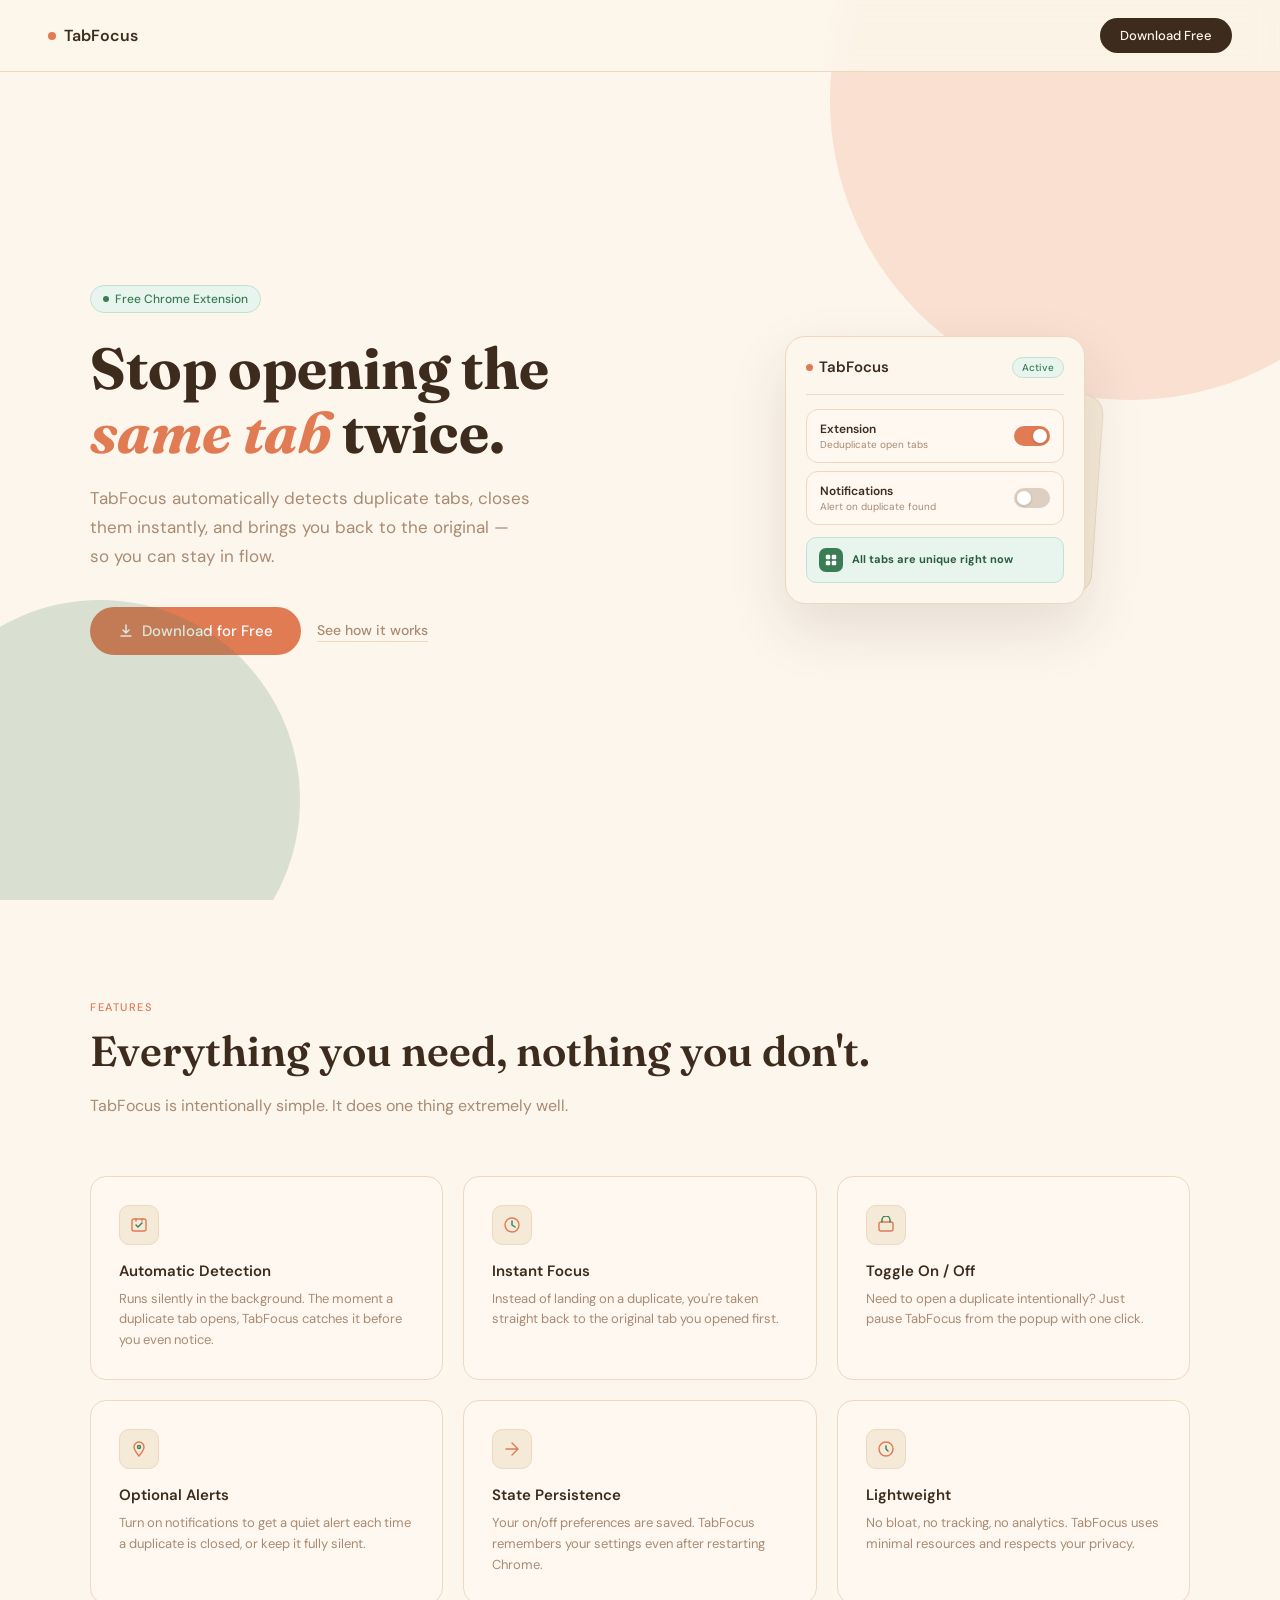
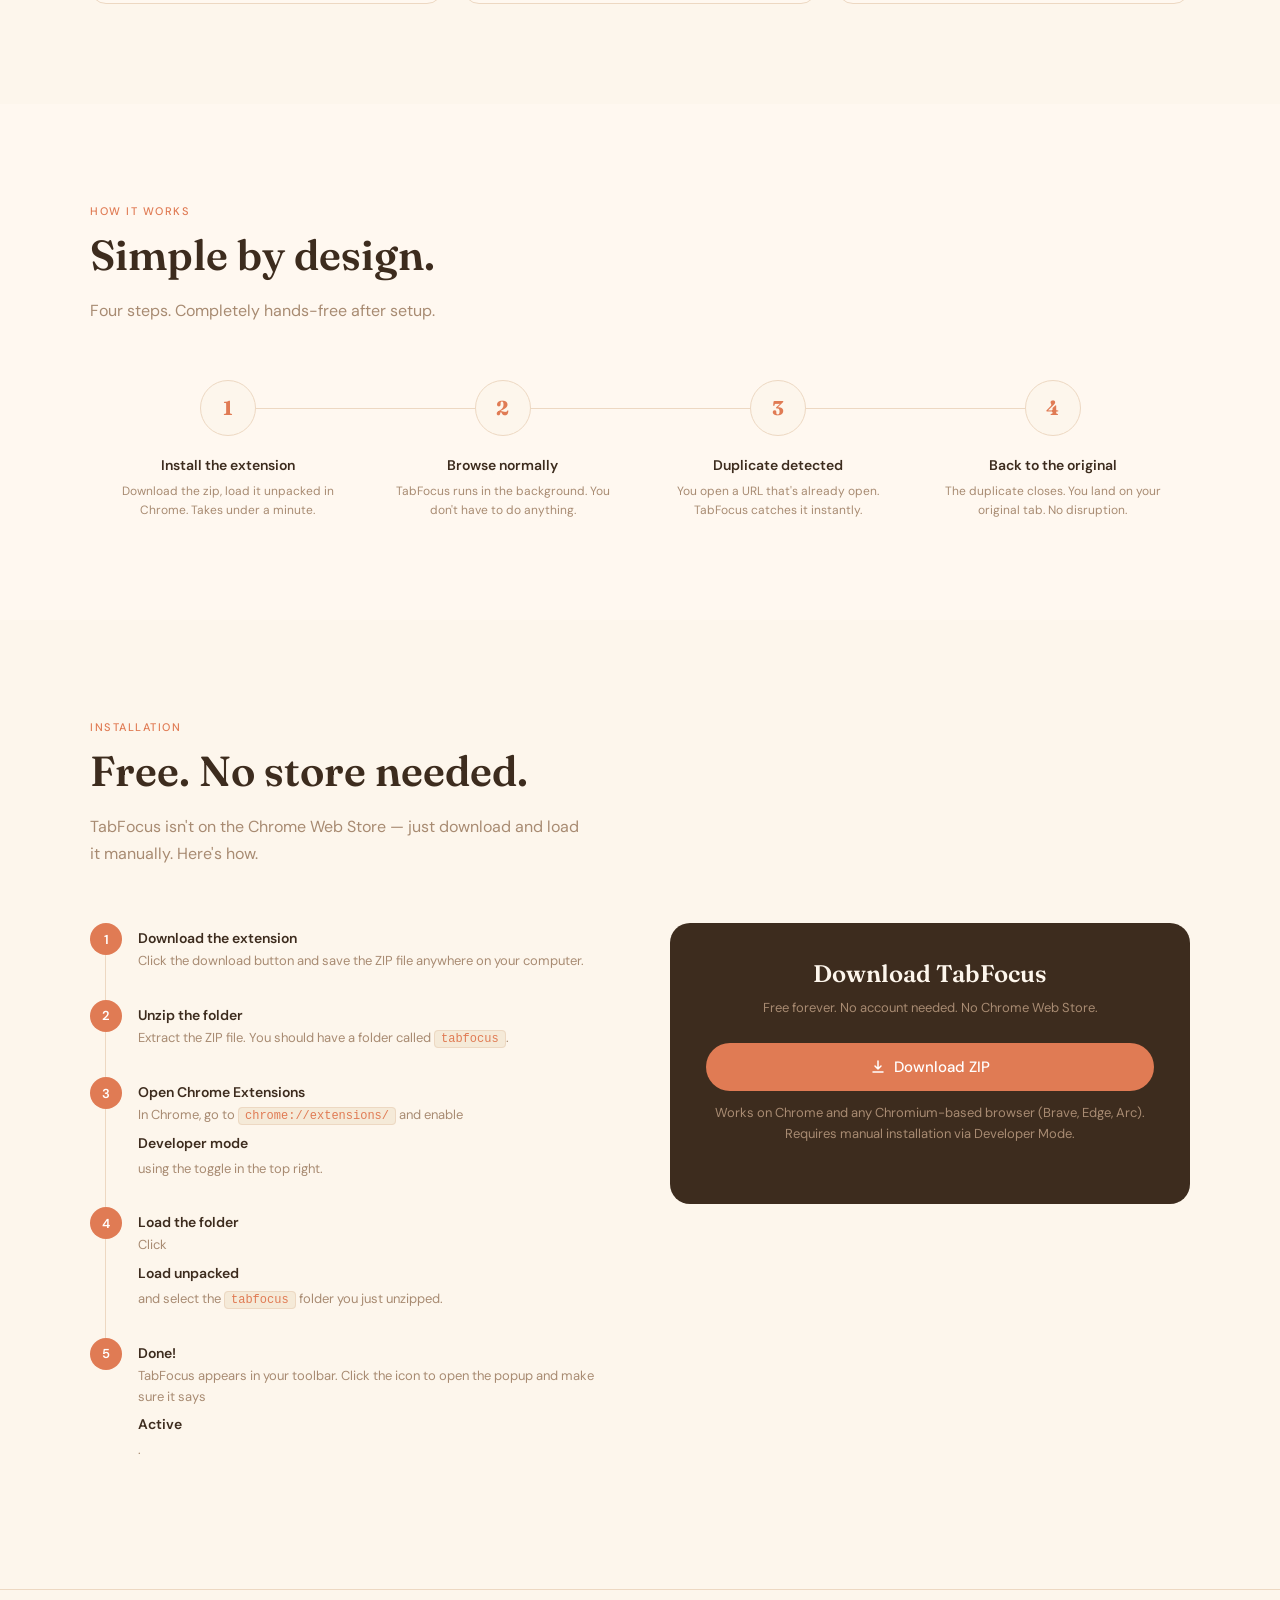
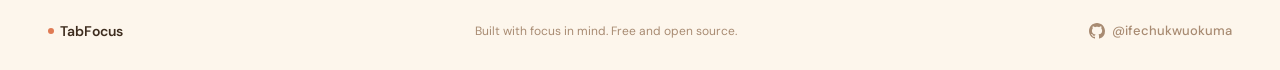
<file: index.html>
<!DOCTYPE html>
<html lang="en">
<head>
  <meta charset="UTF-8">
  <meta name="viewport" content="width=device-width, initial-scale=1.0">
  <title>TabFocus — Stop Opening the Same Tab Twice</title>
  <link href="https://fonts.googleapis.com/css2?family=Fraunces:ital,wght@0,400;0,600;0,700;1,400&family=DM+Sans:wght@400;500&display=swap" rel="stylesheet">
<link rel="stylesheet" href="tabfocus-site/asset/style.css">
<link rel="stylesheet" href="tabfocus-site/asset/tabfocus-demo.jpg">
</head>
<body>

  <!-- NAV -->
  <nav>
    <div class="nav-logo">
      <div class="nav-dot"></div>
      TabFocus
    </div>
    <a href="#install" class="nav-cta">Download Free</a>
  </nav>

  <!-- HERO -->
  <section class="hero">
    <div class="hero-bg-circle c1"></div>
    <div class="hero-bg-circle c2"></div>
    <div class="hero-inner">
      <div class="hero-text">
        <div class="hero-tag">
          <div class="hero-tag-dot"></div>
          Free Chrome Extension
        </div>
        <h1>Stop opening the <em>same tab</em> twice.</h1>
        <p class="hero-sub">TabFocus automatically detects duplicate tabs, closes them instantly, and brings you back to the original — so you can stay in flow.</p>
        <div class="hero-actions">
          <a href="#install" class="btn-primary">
            <svg width="16" height="16" viewBox="0 0 16 16" fill="none" xmlns="http://www.w3.org/2000/svg">
              <path d="M8 2v8M5 7l3 3 3-3M3 13h10" stroke="white" stroke-width="1.5" stroke-linecap="round" stroke-linejoin="round"/>
            </svg>
            Download for Free
          </a>
          <a href="#how-it-works" class="btn-secondary">See how it works</a>
        </div>
      </div>

      <div class="popup-preview">
        <div class="popup-shadow-card"></div>
        <div class="popup-card">
          <div class="popup-header">
            <div class="popup-logo">
              <div class="popup-logo-dot"></div>
              TabFocus
            </div>
            <div class="popup-badge">Active</div>
          </div>
          <div class="popup-divider"></div>
          <div class="popup-row">
            <div>
              <div class="popup-row-label">Extension</div>
              <div class="popup-row-sub">Deduplicate open tabs</div>
            </div>
            <div class="mini-toggle"></div>
          </div>
          <div class="popup-row">
            <div>
              <div class="popup-row-label">Notifications</div>
              <div class="popup-row-sub">Alert on duplicate found</div>
            </div>
            <div class="mini-toggle off"></div>
          </div>
          <div class="popup-footer">
            <div class="popup-footer-icon">
              <svg width="12" height="12" viewBox="0 0 16 16" fill="white" xmlns="http://www.w3.org/2000/svg">
                <rect x="1" y="1" width="6" height="6" rx="1.5"/>
                <rect x="9" y="1" width="6" height="6" rx="1.5"/>
                <rect x="1" y="9" width="6" height="6" rx="1.5"/>
                <rect x="9" y="9" width="6" height="6" rx="1.5"/>
              </svg>
            </div>
            <div class="popup-footer-text">
              <strong>All tabs are unique right now</strong>
            </div>
          </div>
        </div>
      </div>
    </div>
  </section>

  <!-- FEATURES -->
  <section id="features">
    <div class="section-inner">
      <div class="section-tag">Features</div>
      <h2>Everything you need, nothing you don't.</h2>
      <p class="section-sub">TabFocus is intentionally simple. It does one thing extremely well.</p>
      <div class="features-grid">
        <div class="feature-card fade-up">
          <div class="feature-icon">
            <svg viewBox="0 0 18 18" fill="none" xmlns="http://www.w3.org/2000/svg">
              <path d="M2 5a2 2 0 012-2h10a2 2 0 012 2v8a2 2 0 01-2 2H4a2 2 0 01-2-2V5z" stroke="#E07B54" stroke-width="1.4"/>
              <path d="M6 3v2M12 3v2" stroke="#E07B54" stroke-width="1.4" stroke-linecap="round"/>
              <path d="M6 9l2 2 4-4" stroke="#3A7D55" stroke-width="1.4" stroke-linecap="round" stroke-linejoin="round"/>
            </svg>
          </div>
          <div class="feature-title">Automatic Detection</div>
          <div class="feature-desc">Runs silently in the background. The moment a duplicate tab opens, TabFocus catches it before you even notice.</div>
        </div>
        <div class="feature-card fade-up" style="transition-delay: 0.1s">
          <div class="feature-icon">
            <svg viewBox="0 0 18 18" fill="none" xmlns="http://www.w3.org/2000/svg">
              <circle cx="9" cy="9" r="7" stroke="#E07B54" stroke-width="1.4"/>
              <path d="M9 5v4l3 2" stroke="#3A7D55" stroke-width="1.4" stroke-linecap="round"/>
            </svg>
          </div>
          <div class="feature-title">Instant Focus</div>
          <div class="feature-desc">Instead of landing on a duplicate, you're taken straight back to the original tab you opened first.</div>
        </div>
        <div class="feature-card fade-up" style="transition-delay: 0.2s">
          <div class="feature-icon">
            <svg viewBox="0 0 18 18" fill="none" xmlns="http://www.w3.org/2000/svg">
              <rect x="2" y="6" width="14" height="9" rx="2" stroke="#E07B54" stroke-width="1.4"/>
              <path d="M5 6V4a4 4 0 018 0v2" stroke="#3A7D55" stroke-width="1.4" stroke-linecap="round"/>
            </svg>
          </div>
          <div class="feature-title">Toggle On / Off</div>
          <div class="feature-desc">Need to open a duplicate intentionally? Just pause TabFocus from the popup with one click.</div>
        </div>
        <div class="feature-card fade-up" style="transition-delay: 0.3s">
          <div class="feature-icon">
            <svg viewBox="0 0 18 18" fill="none" xmlns="http://www.w3.org/2000/svg">
              <path d="M9 2a5 5 0 015 5c0 3-5 9-5 9S4 10 4 7a5 5 0 015-5z" stroke="#E07B54" stroke-width="1.4"/>
              <circle cx="9" cy="7" r="1.5" stroke="#3A7D55" stroke-width="1.4"/>
            </svg>
          </div>
          <div class="feature-title">Optional Alerts</div>
          <div class="feature-desc">Turn on notifications to get a quiet alert each time a duplicate is closed, or keep it fully silent.</div>
        </div>
        <div class="feature-card fade-up" style="transition-delay: 0.4s">
          <div class="feature-icon">
            <svg viewBox="0 0 18 18" fill="none" xmlns="http://www.w3.org/2000/svg">
              <path d="M3 9h12M9 3l6 6-6 6" stroke="#E07B54" stroke-width="1.4" stroke-linecap="round" stroke-linejoin="round"/>
            </svg>
          </div>
          <div class="feature-title">State Persistence</div>
          <div class="feature-desc">Your on/off preferences are saved. TabFocus remembers your settings even after restarting Chrome.</div>
        </div>
        <div class="feature-card fade-up" style="transition-delay: 0.5s">
          <div class="feature-icon">
            <svg viewBox="0 0 18 18" fill="none" xmlns="http://www.w3.org/2000/svg">
              <path d="M2 9a7 7 0 1014 0A7 7 0 002 9z" stroke="#E07B54" stroke-width="1.4"/>
              <path d="M9 6v3l2 2" stroke="#3A7D55" stroke-width="1.4" stroke-linecap="round"/>
            </svg>
          </div>
          <div class="feature-title">Lightweight</div>
          <div class="feature-desc">No bloat, no tracking, no analytics. TabFocus uses minimal resources and respects your privacy.</div>
        </div>
      </div>
    </div>
  </section>

  <!-- HOW IT WORKS -->
  <section class="how-section" id="how-it-works">
    <div class="section-inner">
      <div class="section-tag">How it works</div>
      <h2>Simple by design.</h2>
      <p class="section-sub">Four steps. Completely hands-free after setup.</p>
      <div class="steps">
        <div class="step fade-up">
          <div class="step-num">1</div>
          <div class="step-title">Install the extension</div>
          <div class="step-desc">Download the zip, load it unpacked in Chrome. Takes under a minute.</div>
        </div>
        <div class="step fade-up" style="transition-delay:0.1s">
          <div class="step-num">2</div>
          <div class="step-title">Browse normally</div>
          <div class="step-desc">TabFocus runs in the background. You don't have to do anything.</div>
        </div>
        <div class="step fade-up" style="transition-delay:0.2s">
          <div class="step-num">3</div>
          <div class="step-title">Duplicate detected</div>
          <div class="step-desc">You open a URL that's already open. TabFocus catches it instantly.</div>
        </div>
        <div class="step fade-up" style="transition-delay:0.3s">
          <div class="step-num">4</div>
          <div class="step-title">Back to the original</div>
          <div class="step-desc">The duplicate closes. You land on your original tab. No disruption.</div>
        </div>
      </div>
    </div>
  </section>

  <!-- INSTALL -->
  <section id="install">
    <div class="section-inner">
      <div class="section-tag">Installation</div>
      <h2>Free. No store needed.</h2>
      <p class="section-sub">TabFocus isn't on the Chrome Web Store — just download and load it manually. Here's how.</p>
      <div class="install-grid">
        <div class="install-steps">
          <div class="install-step">
            <div class="install-num">1</div>
            <div class="install-text">
              <strong>Download the extension</strong>
              <p>Click the download button and save the ZIP file anywhere on your computer.</p>
            </div>
          </div>
          <div class="install-step">
            <div class="install-num">2</div>
            <div class="install-text">
              <strong>Unzip the folder</strong>
              <p>Extract the ZIP file. You should have a folder called <code>tabfocus</code>.</p>
            </div>
          </div>
          <div class="install-step">
            <div class="install-num">3</div>
            <div class="install-text">
              <strong>Open Chrome Extensions</strong>
              <p>In Chrome, go to <code>chrome://extensions/</code> and enable <strong>Developer mode</strong> using the toggle in the top right.</p>
            </div>
          </div>
          <div class="install-step">
            <div class="install-num">4</div>
            <div class="install-text">
              <strong>Load the folder</strong>
              <p>Click <strong>Load unpacked</strong> and select the <code>tabfocus</code> folder you just unzipped.</p>
            </div>
          </div>
          <div class="install-step">
            <div class="install-num">5</div>
            <div class="install-text">
              <strong>Done!</strong>
              <p>TabFocus appears in your toolbar. Click the icon to open the popup and make sure it says <strong>Active</strong>.</p>
            </div>
          </div>
        </div>

        <div>
          <div class="install-cta-box">
            <h3>Download TabFocus</h3>
            <p>Free forever. No account needed. No Chrome Web Store.</p>
            <a href="https://github.com/ifechukwuokuma/tabfocus/releases/download/v1.0.0/tabfocus.zip" class="btn-download">
              <svg width="16" height="16" viewBox="0 0 16 16" fill="none">
                <path d="M8 2v8M5 7l3 3 3-3M3 13h10" stroke="white" stroke-width="1.5" stroke-linecap="round" stroke-linejoin="round"/>
              </svg>
              Download ZIP
            </a>
            <p class="install-note">Works on Chrome and any Chromium-based browser (Brave, Edge, Arc). Requires manual installation via Developer Mode.</p>
          </div>
        </div>
      </div>
    </div>
  </section>

    <!-- FOOTER -->
  <footer>
    <div class="footer-logo">
      <div class="footer-dot"></div>
      TabFocus
    </div>
    <div class="footer-text">Built with focus in mind. Free and open source.</div>
    <a href="https://github.com/ifechukwuokuma" target="_blank" style="display:flex; align-items:center; gap:7px; text-decoration:none; color:var(--brown-light); font-size:13px; font-weight:500; transition:color 0.2s;" onmouseover="this.style.color='var(--brown)'" onmouseout="this.style.color='var(--brown-light)'">
      <svg width="16" height="16" viewBox="0 0 24 24" fill="currentColor" xmlns="http://www.w3.org/2000/svg">
        <path d="M12 0C5.37 0 0 5.37 0 12c0 5.31 3.435 9.795 8.205 11.385.6.105.825-.255.825-.57 0-.285-.015-1.23-.015-2.235-3.015.555-3.795-.735-4.035-1.41-.135-.345-.72-1.41-1.23-1.695-.42-.225-1.02-.78-.015-.795.945-.015 1.62.87 1.845 1.23 1.08 1.815 2.805 1.305 3.495.99.105-.78.42-1.305.765-1.605-2.67-.3-5.46-1.335-5.46-5.925 0-1.305.465-2.385 1.23-3.225-.12-.3-.54-1.53.12-3.18 0 0 1.005-.315 3.3 1.23.96-.27 1.98-.405 3-.405s2.04.135 3 .405c2.295-1.56 3.3-1.23 3.3-1.23.66 1.65.24 2.88.12 3.18.765.84 1.23 1.905 1.23 3.225 0 4.605-2.805 5.625-5.475 5.925.435.375.81 1.095.81 2.22 0 1.605-.015 2.895-.015 3.3 0 .315.225.69.825.57A12.02 12.02 0 0024 12c0-6.63-5.37-12-12-12z"/>
      </svg>
      @ifechukwuokuma
    </a>
  </footer>


  <script>
    const observer = new IntersectionObserver((entries) => {
      entries.forEach(e => {
        if (e.isIntersecting) e.target.classList.add('visible');
      });
    }, { threshold: 0.15 });

    document.querySelectorAll('.fade-up').forEach(el => observer.observe(el));
  </script>
</body>
</html>
</file>
<file: tabfocus-site/asset/style.css>
*, *::before, *::after { box-sizing: border-box; margin: 0; padding: 0; }
 
    :root {
      --cream: #FDF6EC;
      --cream-dark: #F5EAD8;
      --terracotta: #E07B54;
      --terracotta-dark: #C4613C;
      --sage: #3A7D55;
      --sage-light: #E8F5EE;
      --brown: #3D2C1E;
      --brown-light: #A88B72;
      --border: #EDD8C2;
    }
 
    html { scroll-behavior: smooth; }
 
    body {
      font-family: 'DM Sans', sans-serif;
      background: var(--cream);
      color: var(--brown);
      overflow-x: hidden;
    }
 
    /* NAV */
    nav {
      position: fixed;
      top: 0; left: 0; right: 0;
      z-index: 100;
      display: flex;
      justify-content: space-between;
      align-items: center;
      padding: 18px 48px;
      background: rgba(253, 246, 236, 0.85);
      backdrop-filter: blur(12px);
      border-bottom: 1px solid var(--border);
    }
 
    .nav-logo {
      font-family: 'DM Sans', sans-serif;
      font-weight: 600;
      font-size: 16px;
      color: var(--brown);
      display: flex;
      align-items: center;
      gap: 8px;
    }
 
    .nav-dot {
      width: 8px; height: 8px;
      border-radius: 50%;
      background: var(--terracotta);
    }
 
    .nav-cta {
      background: var(--brown);
      color: var(--cream);
      font-family: 'DM Sans', sans-serif;
      font-size: 13px;
      font-weight: 500;
      padding: 9px 20px;
      border-radius: 100px;
      text-decoration: none;
      transition: background 0.2s;
    }
 
    .nav-cta:hover { background: var(--terracotta); }
 
    /* HERO */
    .hero {
      min-height: 100vh;
      display: flex;
      align-items: center;
      justify-content: center;
      padding: 120px 48px 80px;
      position: relative;
      overflow: hidden;
    }
 
    .hero-bg-circle {
      position: absolute;
      border-radius: 50%;
      opacity: 0.18;
      pointer-events: none;
    }
 
    .hero-bg-circle.c1 {
      width: 600px; height: 600px;
      background: var(--terracotta);
      top: -200px; right: -150px;
    }
 
    .hero-bg-circle.c2 {
      width: 400px; height: 400px;
      background: var(--sage);
      bottom: -100px; left: -100px;
    }
 
    .hero-inner {
      display: grid;
      grid-template-columns: 1fr 1fr;
      gap: 80px;
      align-items: center;
      max-width: 1100px;
      width: 100%;
    }
 
    .hero-tag {
      display: inline-flex;
      align-items: center;
      gap: 6px;
      background: var(--sage-light);
      color: var(--sage);
      font-size: 12px;
      font-weight: 500;
      padding: 5px 12px;
      border-radius: 100px;
      margin-bottom: 24px;
      border: 1px solid #C5E0D0;
    }
 
    .hero-tag-dot {
      width: 6px; height: 6px;
      border-radius: 50%;
      background: var(--sage);
    }
 
    h1 {
      font-family: 'Fraunces', serif;
      font-size: clamp(38px, 5vw, 58px);
      font-weight: 700;
      line-height: 1.1;
      color: var(--brown);
      margin-bottom: 20px;
    }
 
    h1 em {
      font-style: italic;
      color: var(--terracotta);
    }
 
    .hero-sub {
      font-size: 17px;
      color: var(--brown-light);
      line-height: 1.7;
      margin-bottom: 36px;
      max-width: 440px;
    }
 
    .hero-actions {
      display: flex;
      align-items: center;
      gap: 16px;
      flex-wrap: wrap;
    }
 
    .btn-primary {
      display: inline-flex;
      align-items: center;
      gap: 8px;
      background: var(--terracotta);
      color: white;
      font-family: 'DM Sans', sans-serif;
      font-size: 15px;
      font-weight: 500;
      padding: 14px 28px;
      border-radius: 100px;
      text-decoration: none;
      transition: background 0.2s, transform 0.15s;
    }
 
    .btn-primary:hover {
      background: var(--terracotta-dark);
      transform: translateY(-1px);
    }
 
    .btn-secondary {
      font-size: 14px;
      color: var(--brown-light);
      text-decoration: none;
      font-weight: 500;
      border-bottom: 1px solid var(--border);
      padding-bottom: 2px;
      transition: color 0.2s;
    }
 
    .btn-secondary:hover { color: var(--brown); }
 
    /* POPUP PREVIEW */
    .popup-preview {
      display: flex;
      justify-content: center;
      align-items: center;
      position: relative;
    }
 
    .popup-shadow-card {
      position: absolute;
      width: 300px;
      height: 200px;
      background: var(--cream-dark);
      border-radius: 20px;
      border: 1px solid var(--border);
      transform: rotate(4deg) translate(14px, 14px);
    }
 
    .popup-card {
      position: relative;
      width: 300px;
      background: #FDF6EC;
      border-radius: 20px;
      padding: 20px;
      border: 1px solid var(--border);
      box-shadow: 0 24px 60px rgba(61,44,30,0.12);
      animation: float 4s ease-in-out infinite;
    }
 
    @keyframes float {
      0%, 100% { transform: translateY(0); }
      50% { transform: translateY(-8px); }
    }
 
    .popup-header {
      display: flex;
      justify-content: space-between;
      align-items: center;
      margin-bottom: 16px;
    }
 
    .popup-logo {
      font-size: 15px;
      font-weight: 600;
      color: var(--brown);
      display: flex;
      align-items: center;
      gap: 6px;
    }
 
    .popup-logo-dot {
      width: 7px; height: 7px;
      border-radius: 50%;
      background: var(--terracotta);
    }
 
    .popup-badge {
      font-size: 10px;
      font-weight: 500;
      padding: 3px 9px;
      border-radius: 100px;
      background: var(--sage-light);
      color: var(--sage);
      border: 1px solid #C5E0D0;
    }
 
    .popup-divider {
      height: 1px;
      background: #EAD9C8;
      margin-bottom: 14px;
    }
 
    .popup-row {
      display: flex;
      justify-content: space-between;
      align-items: center;
      background: #FFF8F0;
      border-radius: 12px;
      padding: 11px 13px;
      margin-bottom: 8px;
      border: 1px solid #EDD8C2;
    }
 
    .popup-row-label {
      font-size: 12px;
      font-weight: 600;
      color: var(--brown);
    }
 
    .popup-row-sub {
      font-size: 10px;
      color: var(--brown-light);
      margin-top: 1px;
    }
 
    .mini-toggle {
      width: 36px; height: 20px;
      border-radius: 20px;
      background: var(--terracotta);
      position: relative;
      flex-shrink: 0;
    }
 
    .mini-toggle::after {
      content: '';
      position: absolute;
      width: 14px; height: 14px;
      border-radius: 50%;
      background: white;
      top: 3px; right: 3px;
      box-shadow: 0 1px 3px rgba(0,0,0,0.15);
    }
 
    .mini-toggle.off {
      background: #DDD0C2;
    }
 
    .mini-toggle.off::after {
      right: auto;
      left: 3px;
    }
 
    .popup-footer {
      margin-top: 12px;
      background: var(--sage-light);
      border-radius: 10px;
      padding: 10px 12px;
      display: flex;
      align-items: center;
      gap: 9px;
      border: 1px solid #C5E0D0;
    }
 
    .popup-footer-icon {
      width: 24px; height: 24px;
      border-radius: 7px;
      background: var(--sage);
      display: flex;
      align-items: center;
      justify-content: center;
      flex-shrink: 0;
    }
 
    .popup-footer-text {
      font-size: 10px;
      color: var(--sage);
      font-weight: 500;
      line-height: 1.4;
    }
 
    .popup-footer-text strong {
      display: block;
      font-size: 11px;
      color: #2A5D3F;
    }
 
    /* SECTION SHARED */
    section { padding: 100px 48px; }
 
    .section-inner {
      max-width: 1100px;
      margin: 0 auto;
    }
 
    .section-tag {
      font-size: 11px;
      font-weight: 500;
      text-transform: uppercase;
      letter-spacing: 1.5px;
      color: var(--terracotta);
      margin-bottom: 12px;
    }
 
    h2 {
      font-family: 'Fraunces', serif;
      font-size: clamp(28px, 4vw, 42px);
      font-weight: 600;
      line-height: 1.2;
      color: var(--brown);
      margin-bottom: 16px;
    }
 
    .section-sub {
      font-size: 16px;
      color: var(--brown-light);
      line-height: 1.7;
      max-width: 500px;
      margin-bottom: 56px;
    }
 
    /* FEATURES */
    .features-grid {
      display: grid;
      grid-template-columns: repeat(3, 1fr);
      gap: 20px;
    }
 
    .feature-card {
      background: #FFF8F0;
      border: 1px solid var(--border);
      border-radius: 16px;
      padding: 28px;
      transition: transform 0.2s;
    }
 
    .feature-card:hover { transform: translateY(-4px); }
 
    .feature-icon {
      width: 40px; height: 40px;
      border-radius: 10px;
      background: var(--cream-dark);
      border: 1px solid var(--border);
      display: flex;
      align-items: center;
      justify-content: center;
      margin-bottom: 16px;
    }
 
    .feature-icon svg {
      width: 18px; height: 18px;
    }
 
    .feature-title {
      font-size: 15px;
      font-weight: 600;
      color: var(--brown);
      margin-bottom: 8px;
    }
 
    .feature-desc {
      font-size: 13px;
      color: var(--brown-light);
      line-height: 1.6;
    }
 
    /* HOW IT WORKS */
    .how-section { background: #FFF8F0; }
 
    .steps {
      display: grid;
      grid-template-columns: repeat(4, 1fr);
      gap: 0;
      position: relative;
    }
 
    .steps::before {
      content: '';
      position: absolute;
      top: 28px;
      left: 10%;
      right: 10%;
      height: 1px;
      background: var(--border);
    }
 
    .step {
      text-align: center;
      padding: 0 20px;
      position: relative;
    }
 
    .step-num {
      width: 56px; height: 56px;
      border-radius: 50%;
      background: var(--cream);
      border: 1px solid var(--border);
      display: flex;
      align-items: center;
      justify-content: center;
      font-family: 'Fraunces', serif;
      font-size: 20px;
      font-weight: 700;
      color: var(--terracotta);
      margin: 0 auto 20px;
      position: relative;
      z-index: 1;
    }
 
    .step-title {
      font-size: 14px;
      font-weight: 600;
      color: var(--brown);
      margin-bottom: 8px;
    }
 
    .step-desc {
      font-size: 12px;
      color: var(--brown-light);
      line-height: 1.6;
    }
 
    /* INSTALL */
    .install-grid {
      display: grid;
      grid-template-columns: 1fr 1fr;
      gap: 60px;
      align-items: start;
    }
 
    .install-steps {
      display: flex;
      flex-direction: column;
      gap: 0;
    }
 
    .install-step {
      display: flex;
      gap: 16px;
      padding-bottom: 28px;
      position: relative;
    }
 
    .install-step:not(:last-child)::before {
      content: '';
      position: absolute;
      left: 15px;
      top: 32px;
      bottom: 0;
      width: 1px;
      background: var(--border);
    }
 
    .install-num {
      width: 32px; height: 32px;
      border-radius: 50%;
      background: var(--terracotta);
      color: white;
      font-size: 13px;
      font-weight: 600;
      display: flex;
      align-items: center;
      justify-content: center;
      flex-shrink: 0;
    }
 
    .install-text strong {
      display: block;
      font-size: 14px;
      font-weight: 600;
      color: var(--brown);
      margin-bottom: 4px;
      margin-top: 6px;
    }
 
    .install-text p {
      font-size: 13px;
      color: var(--brown-light);
      line-height: 1.6;
    }
 
    .install-text code {
      background: var(--cream-dark);
      border: 1px solid var(--border);
      border-radius: 4px;
      padding: 1px 6px;
      font-size: 12px;
      color: var(--terracotta);
    }
 
    .install-cta-box {
      background: var(--brown);
      border-radius: 20px;
      padding: 36px;
      text-align: center;
      position: sticky;
      top: 100px;
    }
 
    .install-cta-box h3 {
      font-family: 'Fraunces', serif;
      font-size: 24px;
      font-weight: 600;
      color: var(--cream);
      margin-bottom: 10px;
    }
 
    .install-cta-box p {
      font-size: 13px;
      color: var(--brown-light);
      margin-bottom: 24px;
      line-height: 1.6;
    }
 
    .btn-download {
      display: inline-flex;
      align-items: center;
      gap: 8px;
      background: var(--terracotta);
      color: white;
      font-family: 'DM Sans', sans-serif;
      font-size: 15px;
      font-weight: 500;
      padding: 14px 28px;
      border-radius: 100px;
      text-decoration: none;
      width: 100%;
      justify-content: center;
      transition: background 0.2s;
      margin-bottom: 12px;
    }
 
    .btn-download:hover { background: var(--terracotta-dark); }
 
    .install-note {
      font-size: 11px;
      color: #6B5A4A;
      line-height: 1.5;
    }
 
    /* FOOTER */
    footer {
      border-top: 1px solid var(--border);
      padding: 32px 48px;
      display: flex;
      justify-content: space-between;
      align-items: center;
    }
 
    .footer-logo {
      font-weight: 600;
      font-size: 14px;
      color: var(--brown);
      display: flex;
      align-items: center;
      gap: 6px;
    }
 
    .footer-dot {
      width: 6px; height: 6px;
      border-radius: 50%;
      background: var(--terracotta);
    }
 
    .footer-text {
      font-size: 12px;
      color: var(--brown-light);
    }
 
    /* ANIMATIONS */
    .fade-up {
      opacity: 0;
      transform: translateY(24px);
      transition: opacity 0.6s ease, transform 0.6s ease;
    }
 
    .fade-up.visible {
      opacity: 1;
      transform: translateY(0);
    }
 
    /* RESPONSIVE */
    @media (max-width: 768px) {
      nav { padding: 16px 24px; }
      .hero { padding: 100px 24px 60px; }
      .hero-inner { grid-template-columns: 1fr; gap: 48px; }
      .popup-preview { order: -1; }
      section { padding: 60px 24px; }
      .features-grid { grid-template-columns: 1fr; }
      .steps { grid-template-columns: 1fr 1fr; gap: 32px; }
      .steps::before { display: none; }
      .install-grid { grid-template-columns: 1fr; }
      footer { flex-direction: column; gap: 12px; text-align: center; }
    }
</file>
